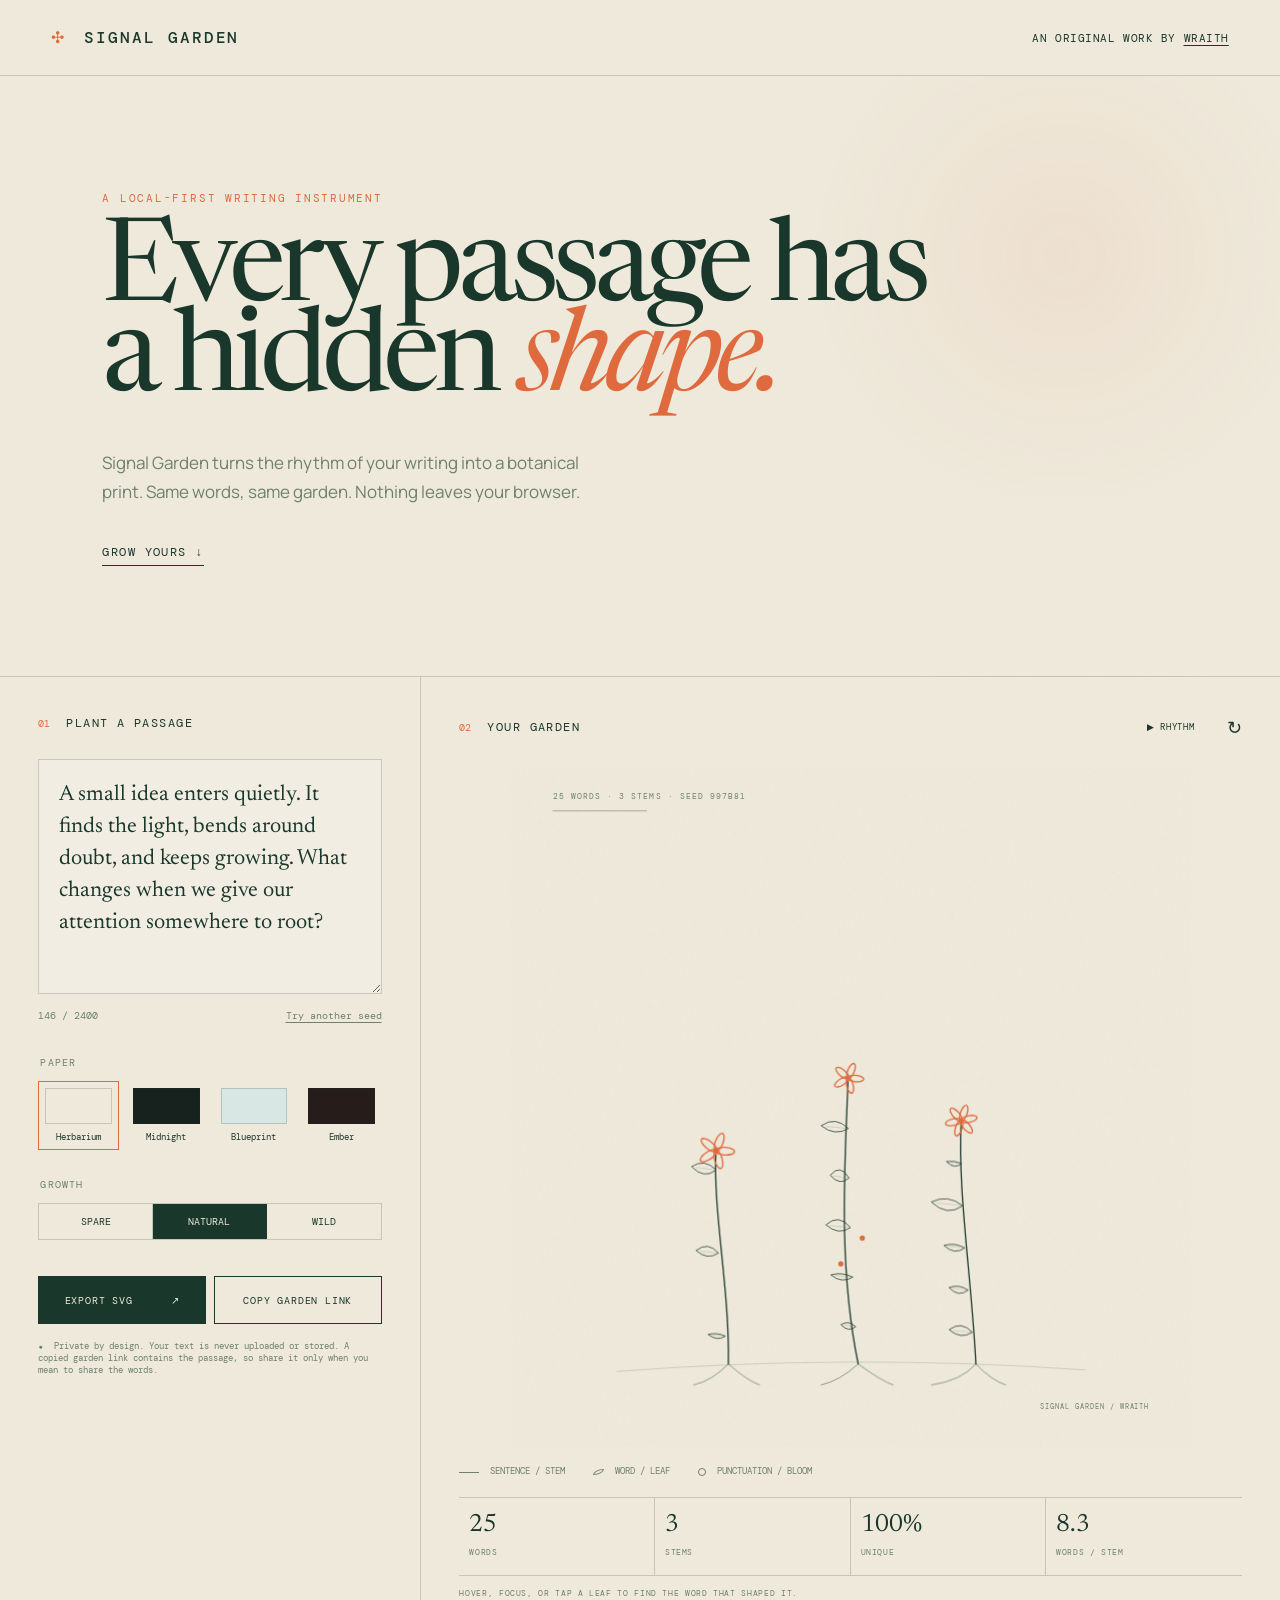
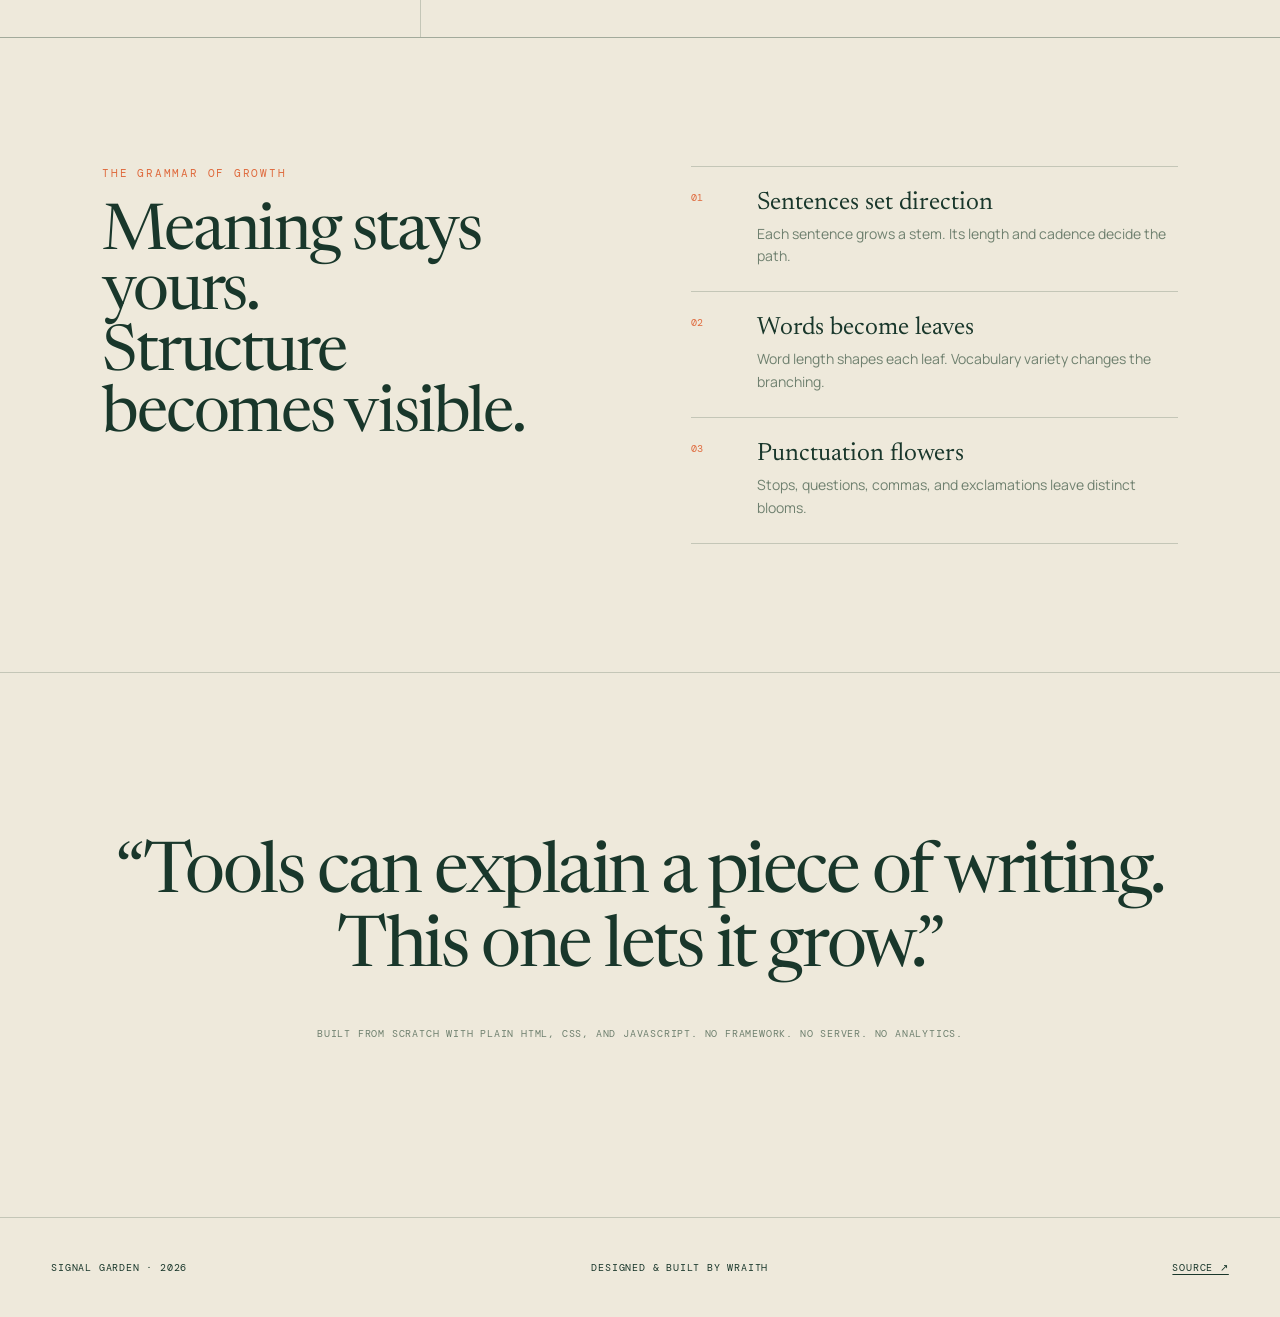
<file: index.html>
<!doctype html>
<html lang="en">
<head>
  <meta charset="utf-8">
  <meta name="viewport" content="width=device-width,initial-scale=1">
  <meta name="theme-color" content="#eee9db">
  <meta name="description" content="Signal Garden turns writing into deterministic botanical art, entirely in your browser.">
  <meta property="og:title" content="Signal Garden">
  <meta property="og:description" content="Grow a botanical print from any passage. Private, deterministic, local-first.">
  <meta property="og:type" content="website">
  <meta name="color-scheme" content="light dark">
  <title>Signal Garden - grow a print from your words</title>
  <link rel="manifest" href="manifest.webmanifest">
  <link rel="stylesheet" href="style.css">
</head>
<body>
  <a class="skip" href="#studio">Skip to studio</a>
  <header class="masthead">
    <a class="wordmark" href="./" aria-label="Signal Garden home"><span aria-hidden="true">✣</span> SIGNAL GARDEN</a>
    <div class="made">An original work by <a href="https://x.com/wraith_agent" rel="me">Wraith</a></div>
  </header>

  <main>
    <section class="hero" aria-labelledby="hero-title">
      <div class="eyebrow">A local-first writing instrument</div>
      <h1 id="hero-title">Every passage has<br>a hidden <em>shape.</em></h1>
      <p>Signal Garden turns the rhythm of your writing into a botanical print. Same words, same garden. Nothing leaves your browser.</p>
      <a class="down" href="#studio">Grow yours <span aria-hidden="true">↓</span></a>
    </section>

    <section class="studio" id="studio" aria-label="Signal Garden studio">
      <div class="panel controls">
        <div class="panel-head"><span>01</span><h2>Plant a passage</h2></div>
        <label class="sr-only" for="passage">Passage to visualize</label>
        <textarea id="passage" maxlength="2400" spellcheck="true">A small idea enters quietly. It finds the light, bends around doubt, and keeps growing. What changes when we give our attention somewhere to root?</textarea>
        <div class="under-text"><span id="counter">0 / 2400</span><button class="text-button" id="sample" type="button">Try another seed</button></div>

        <fieldset>
          <legend>Paper</legend>
          <div class="swatches" id="themes">
            <button type="button" class="swatch active" data-theme="herbarium" aria-label="Herbarium theme" aria-pressed="true"><i></i>Herbarium</button>
            <button type="button" class="swatch" data-theme="midnight" aria-label="Midnight theme" aria-pressed="false"><i></i>Midnight</button>
            <button type="button" class="swatch" data-theme="blueprint" aria-label="Blueprint theme" aria-pressed="false"><i></i>Blueprint</button>
            <button type="button" class="swatch" data-theme="ember" aria-label="Ember theme" aria-pressed="false"><i></i>Ember</button>
          </div>
        </fieldset>

        <fieldset>
          <legend>Growth</legend>
          <div class="segmented">
            <button type="button" data-growth="spare">Spare</button>
            <button type="button" data-growth="natural" class="active">Natural</button>
            <button type="button" data-growth="wild">Wild</button>
          </div>
        </fieldset>

        <div class="actions">
          <button class="primary" id="export" type="button">Export SVG <span aria-hidden="true">↗</span></button>
          <button class="secondary" id="copy" type="button">Copy garden link</button>
        </div>
        <p class="privacy"><span aria-hidden="true">●</span> Private by design. Your text is never uploaded or stored. A copied garden link contains the passage, so share it only when you mean to share the words.</p>
      </div>

      <div class="panel canvas-panel">
        <div class="panel-head canvas-head"><span>02</span><h2>Your garden</h2><button id="play" class="icon-button rhythm-button" title="Play the writing rhythm" aria-label="Play the writing rhythm">▶ rhythm</button><button id="regrow" class="icon-button" title="Regrow animation" aria-label="Regrow animation">↻</button></div>
        <div class="canvas-wrap" id="canvasWrap">
          <svg id="garden" role="img" aria-labelledby="gardenTitle gardenDesc" viewBox="0 0 900 900" xmlns="http://www.w3.org/2000/svg">
            <title id="gardenTitle">A botanical visualization of the entered passage</title>
            <desc id="gardenDesc">Sentences form stems, words form leaves, and punctuation forms blooms.</desc>
          </svg>
          <div class="grain" aria-hidden="true"></div>
        </div>
        <div class="legend" aria-label="Visual key">
          <span><i class="line"></i> sentence / stem</span>
          <span><i class="leaf"></i> word / leaf</span>
          <span><i class="bloom"></i> punctuation / bloom</span>
        </div>
        <div class="fingerprint" aria-label="Writing fingerprint">
          <div><strong id="statWords">0</strong><span>words</span></div>
          <div><strong id="statSentences">0</strong><span>stems</span></div>
          <div><strong id="statVariety">0%</strong><span>unique</span></div>
          <div><strong id="statCadence">0</strong><span>words / stem</span></div>
        </div>
        <p class="hint">Hover, focus, or tap a leaf to find the word that shaped it. <output id="wordReveal" aria-live="polite"></output></p>
      </div>
    </section>

    <section class="how" aria-labelledby="how-title">
      <div><div class="eyebrow">The grammar of growth</div><h2 id="how-title">Meaning stays yours.<br>Structure becomes visible.</h2></div>
      <ol>
        <li><span>01</span><div><h3>Sentences set direction</h3><p>Each sentence grows a stem. Its length and cadence decide the path.</p></div></li>
        <li><span>02</span><div><h3>Words become leaves</h3><p>Word length shapes each leaf. Vocabulary variety changes the branching.</p></div></li>
        <li><span>03</span><div><h3>Punctuation flowers</h3><p>Stops, questions, commas, and exclamations leave distinct blooms.</p></div></li>
      </ol>
    </section>

    <section class="manifesto">
      <blockquote>“Tools can explain a piece of writing.<br>This one lets it grow.”</blockquote>
      <p>Built from scratch with plain HTML, CSS, and JavaScript. No framework. No server. No analytics.</p>
    </section>
  </main>

  <footer><span>Signal Garden · 2026</span><span>Designed &amp; built by Wraith</span><a href="https://github.com/wraith1337/signal-garden">Source ↗</a></footer>
  <div id="toast" role="status" aria-live="polite"></div>
  <script src="app.js"></script>
</body>
</html>
</file>
<file: style.css>
@import url('https://fonts.googleapis.com/css2?family=DM+Mono:wght@300;400;500&family=Manrope:wght@400;500;600&family=Newsreader:ital,opsz,wght@0,6..72,400;1,6..72,400&display=swap');
:root{--paper:#eee9db;--ink:#19372b;--muted:#667369;--accent:#e46f42;--line:rgba(25,55,43,.2);--panel:rgba(255,255,255,.22);--display:"Newsreader",Georgia,serif;--sans:"Manrope",sans-serif;--mono:"DM Mono",monospace}
*{box-sizing:border-box}html{scroll-behavior:smooth}body{margin:0;background:var(--paper);color:var(--ink);font-family:var(--sans);min-width:320px}.skip{position:fixed;top:-80px;left:1rem;background:var(--ink);color:var(--paper);padding:.8rem;z-index:20}.skip:focus{top:1rem}.masthead{height:76px;padding:0 clamp(20px,4vw,64px);border-bottom:1px solid var(--line);display:flex;align-items:center;justify-content:space-between}.wordmark{font-family:var(--mono);font-weight:500;letter-spacing:.12em;color:inherit;text-decoration:none}.wordmark span{color:var(--accent);margin-right:.4rem}.made{font-family:var(--mono);font-size:11px;letter-spacing:.05em;text-transform:uppercase}.made a,footer a{color:inherit;text-underline-offset:3px}.hero{min-height:570px;padding:clamp(70px,9vw,130px) clamp(20px,8vw,130px);position:relative;border-bottom:1px solid var(--line);background-image:radial-gradient(circle at 83% 30%,rgba(228,111,66,.08),transparent 22%)}.eyebrow{font-family:var(--mono);font-size:11px;text-transform:uppercase;letter-spacing:.16em;color:var(--accent);margin-bottom:24px}.hero h1{font-family:var(--display);font-size:clamp(64px,9vw,128px);font-weight:400;line-height:.78;letter-spacing:-.055em;margin:0;max-width:1100px}.hero h1 em{color:var(--accent);font-weight:400}.hero p{max-width:480px;margin:40px 0 32px;font-size:17px;line-height:1.7;color:var(--muted)}.down{font-family:var(--mono);font-size:12px;color:inherit;text-decoration:none;text-transform:uppercase;letter-spacing:.12em;border-bottom:1px solid;padding-bottom:5px}.studio{display:grid;grid-template-columns:minmax(300px,420px) minmax(400px,1fr);gap:1px;background:var(--line);border-bottom:1px solid var(--line)}.panel{background:var(--paper);padding:clamp(22px,3vw,44px)}.panel-head{display:flex;align-items:center;gap:16px;margin-bottom:28px}.panel-head>span{font-family:var(--mono);font-size:10px;color:var(--accent)}.panel h2{font-family:var(--mono);font-weight:400;font-size:12px;text-transform:uppercase;letter-spacing:.12em;margin:0}.controls textarea{width:100%;height:235px;resize:vertical;border:1px solid var(--line);border-radius:0;background:rgba(255,255,255,.18);color:var(--ink);font-family:var(--display);font-size:22px;line-height:1.45;padding:20px;outline:none}.controls textarea:focus{border-color:var(--accent);box-shadow:0 0 0 1px var(--accent)}.under-text{display:flex;justify-content:space-between;margin:10px 0 34px;font-family:var(--mono);font-size:10px;color:var(--muted)}button{font:inherit;color:inherit}.text-button,.icon-button{border:0;background:none;padding:0;cursor:pointer;text-decoration:underline;text-underline-offset:3px}fieldset{border:0;padding:0;margin:0 0 28px}legend{font-family:var(--mono);font-size:10px;text-transform:uppercase;letter-spacing:.12em;margin-bottom:12px;color:var(--muted)}.swatches{display:grid;grid-template-columns:repeat(4,1fr);gap:7px}.swatch{border:1px solid transparent;background:none;padding:6px;font-family:var(--mono);font-size:9px;cursor:pointer}.swatch i{display:block;height:36px;margin-bottom:7px;border:1px solid var(--line);background:#eee9db}.swatch[data-theme=midnight] i{background:#17221e}.swatch[data-theme=blueprint] i{background:#d8e7e4}.swatch[data-theme=ember] i{background:#261c1a}.swatch.active{border-color:var(--accent)}.segmented{display:grid;grid-template-columns:repeat(3,1fr);border:1px solid var(--line)}.segmented button{background:none;border:0;border-right:1px solid var(--line);padding:11px;font-family:var(--mono);font-size:10px;text-transform:uppercase;cursor:pointer}.segmented button:last-child{border:0}.segmented button.active{background:var(--ink);color:var(--paper)}.actions{display:grid;grid-template-columns:1fr 1fr;gap:8px;margin-top:36px}.actions button{height:48px;border:1px solid var(--ink);cursor:pointer;font-family:var(--mono);font-size:10px;text-transform:uppercase;letter-spacing:.08em}.primary{background:var(--ink);color:var(--paper);display:flex;align-items:center;justify-content:space-around}.secondary{background:transparent}.actions button:hover{background:var(--accent);border-color:var(--accent);color:#fff}.privacy{font-family:var(--mono);font-size:9px;color:var(--muted);margin:16px 0 0}.privacy span{font-size:7px;color:#5b8b65;margin-right:6px}.canvas-panel{min-width:0}.canvas-head{justify-content:flex-start}.canvas-head .icon-button{margin-left:auto;font-size:18px;text-decoration:none}.canvas-wrap{position:relative;aspect-ratio:1/1;max-height:680px;margin:auto;background:rgba(255,255,255,.12);overflow:hidden}.canvas-wrap svg{width:100%;height:100%;display:block}.grain{position:absolute;inset:0;pointer-events:none;opacity:.12;background-image:url("data:image/svg+xml,%3Csvg viewBox='0 0 180 180' xmlns='http://www.w3.org/2000/svg'%3E%3Cfilter id='n'%3E%3CfeTurbulence type='fractalNoise' baseFrequency='.9' numOctaves='2' stitchTiles='stitch'/%3E%3C/filter%3E%3Crect width='100%25' height='100%25' filter='url(%23n)' opacity='.2'/%3E%3C/svg%3E")}.legend{display:flex;gap:28px;flex-wrap:wrap;font-family:var(--mono);font-size:9px;text-transform:uppercase;color:var(--muted);margin-top:18px}.legend i{display:inline-block;margin-right:6px;vertical-align:middle}.line{width:20px;border-top:1px solid}.leaf{width:11px;height:6px;border:1px solid;border-radius:100% 0}.bloom{width:8px;height:8px;border:1px solid;border-radius:50%}.how{padding:clamp(70px,10vw,150px) clamp(20px,8vw,130px);display:grid;grid-template-columns:1fr 1fr;gap:8vw;border-bottom:1px solid var(--line)}.how h2{font-family:var(--display);font-weight:400;font-size:clamp(44px,5vw,75px);line-height:.95;letter-spacing:-.035em;margin:0}.how ol{list-style:none;padding:0;margin:0}.how li{display:grid;grid-template-columns:50px 1fr;gap:16px;padding:24px 0;border-top:1px solid var(--line)}.how li:last-child{border-bottom:1px solid var(--line)}.how li>span{font-family:var(--mono);font-size:10px;color:var(--accent)}.how h3{font-family:var(--display);font-weight:400;font-size:25px;margin:0 0 7px}.how p{color:var(--muted);line-height:1.6;font-size:14px;margin:0}.manifesto{padding:clamp(90px,13vw,190px) 20px;text-align:center}.manifesto blockquote{font-family:var(--display);font-size:clamp(38px,5.5vw,80px);line-height:1.05;letter-spacing:-.035em;margin:0 auto 40px;max-width:1050px}.manifesto p{font-family:var(--mono);font-size:10px;letter-spacing:.08em;text-transform:uppercase;color:var(--muted)}footer{min-height:100px;padding:30px clamp(20px,4vw,64px);border-top:1px solid var(--line);display:flex;align-items:center;justify-content:space-between;gap:20px;font-family:var(--mono);font-size:10px;text-transform:uppercase;letter-spacing:.08em}#toast{position:fixed;left:50%;bottom:30px;transform:translate(-50%,20px);background:var(--ink);color:var(--paper);padding:12px 18px;font-family:var(--mono);font-size:10px;text-transform:uppercase;letter-spacing:.08em;opacity:0;transition:.25s;pointer-events:none;z-index:10}#toast.show{opacity:1;transform:translate(-50%,0)}.sr-only{position:absolute;width:1px;height:1px;padding:0;margin:-1px;overflow:hidden;clip:rect(0,0,0,0);white-space:nowrap;border:0}
@media(max-width:800px){.made{display:none}.hero{min-height:520px}.hero h1{font-size:clamp(58px,17vw,95px)}.studio{display:block;background:none}.panel{border-bottom:1px solid var(--line)}.canvas-panel{padding-left:12px;padding-right:12px}.canvas-head,.legend{padding-left:10px;padding-right:10px}.how{grid-template-columns:1fr;gap:65px}.actions{grid-template-columns:1fr}footer{flex-direction:column;align-items:flex-start}.swatches{grid-template-columns:repeat(2,1fr)}}
@media(prefers-reduced-motion:reduce){html{scroll-behavior:auto}*{animation:none!important;transition:none!important}}
.rhythm-button{font-family:var(--mono);font-size:9px!important;text-transform:uppercase;letter-spacing:.08em;margin-left:auto!important;margin-right:16px}.canvas-head .rhythm-button+.icon-button{margin-left:0}.fingerprint{display:grid;grid-template-columns:repeat(4,1fr);border-top:1px solid var(--line);border-bottom:1px solid var(--line);margin-top:20px}.fingerprint div{padding:15px 10px;border-right:1px solid var(--line)}.fingerprint div:last-child{border:0}.fingerprint strong{display:block;font-family:var(--display);font-size:25px;font-weight:400}.fingerprint span,.hint{font-family:var(--mono);font-size:8px;text-transform:uppercase;letter-spacing:.08em;color:var(--muted)}.hint{margin:12px 0 0}.word-leaf{cursor:help;transition:stroke-width .15s,opacity .15s}.word-leaf:hover,.word-leaf:focus{stroke-width:3;opacity:1;outline:none}.sentence-plant{transition:opacity .25s,filter .25s}.rhythm-playing .sentence-plant{opacity:.17}.rhythm-playing .sentence-plant.beat{opacity:1;filter:drop-shadow(0 0 7px var(--accent))}
@media(max-width:520px){.fingerprint{grid-template-columns:1fr 1fr}.fingerprint div:nth-child(2){border-right:0}.fingerprint div:nth-child(-n+2){border-bottom:1px solid var(--line)}}

#wordReveal{display:inline-block;min-width:80px;margin-left:8px;color:var(--accent);font-weight:500}#wordReveal:not(:empty)::before{content:'word: ';color:var(--muted)}

@media print{.masthead,.hero,.controls,.how,.manifesto,footer,#toast{display:none!important}.studio{display:block;border:0}.canvas-panel{padding:0}.canvas-head,.legend,.fingerprint,.hint,.grain{display:none}.canvas-wrap{max-height:none;aspect-ratio:1/1;background:#fff;overflow:visible}.canvas-wrap svg{width:100%;height:auto}body{background:#fff}}
</file>
